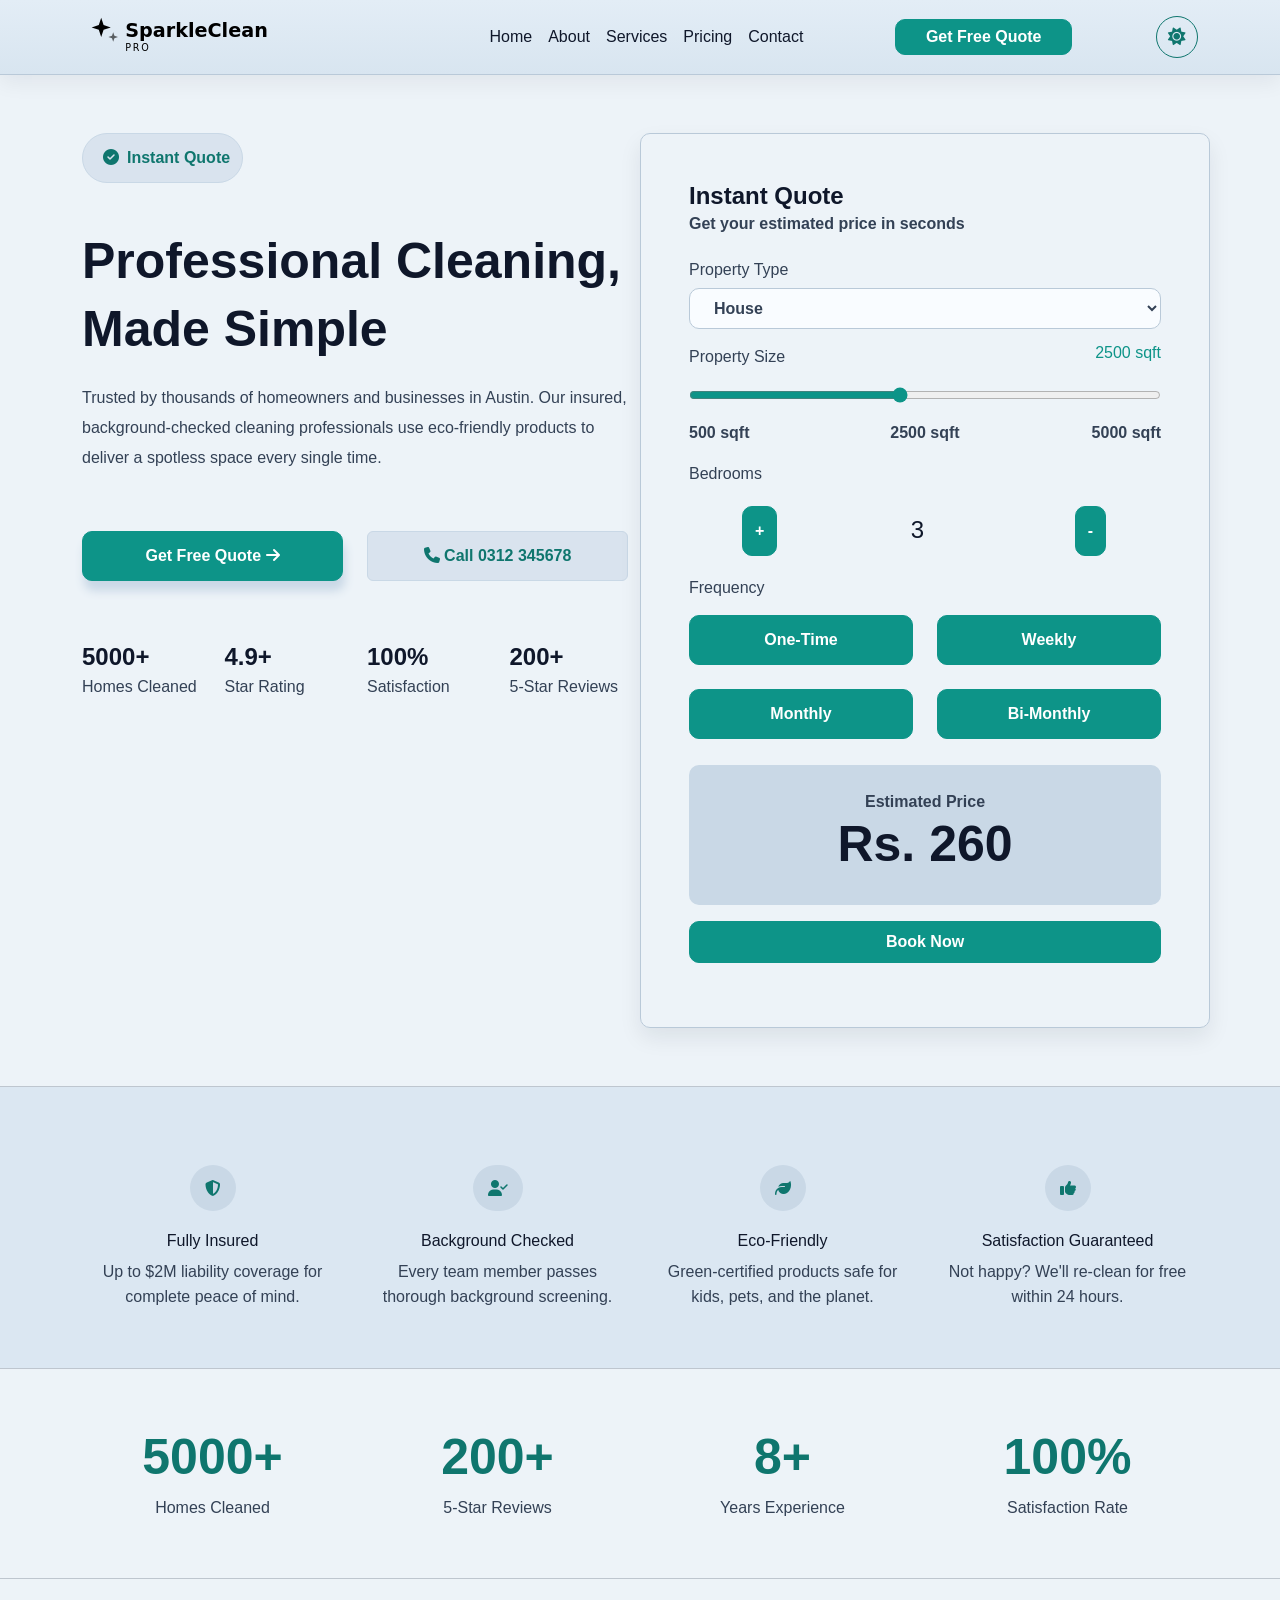
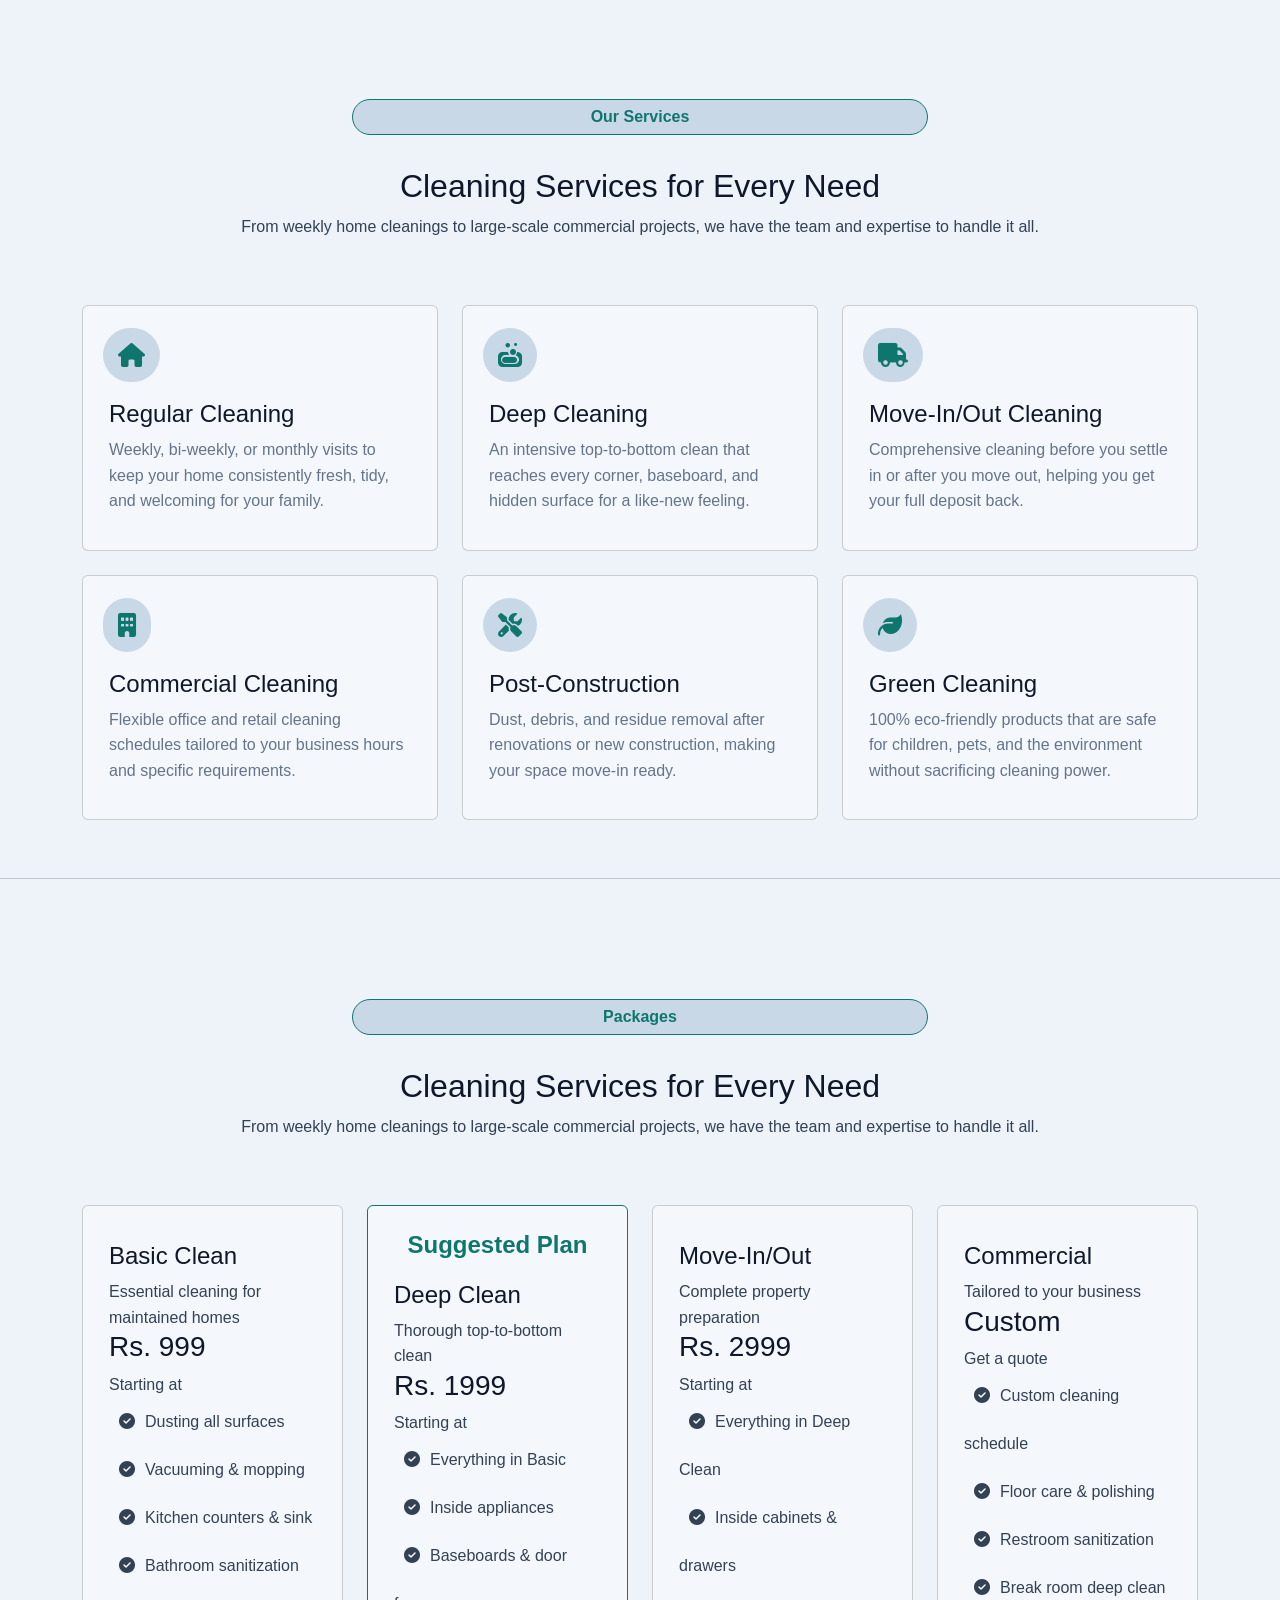
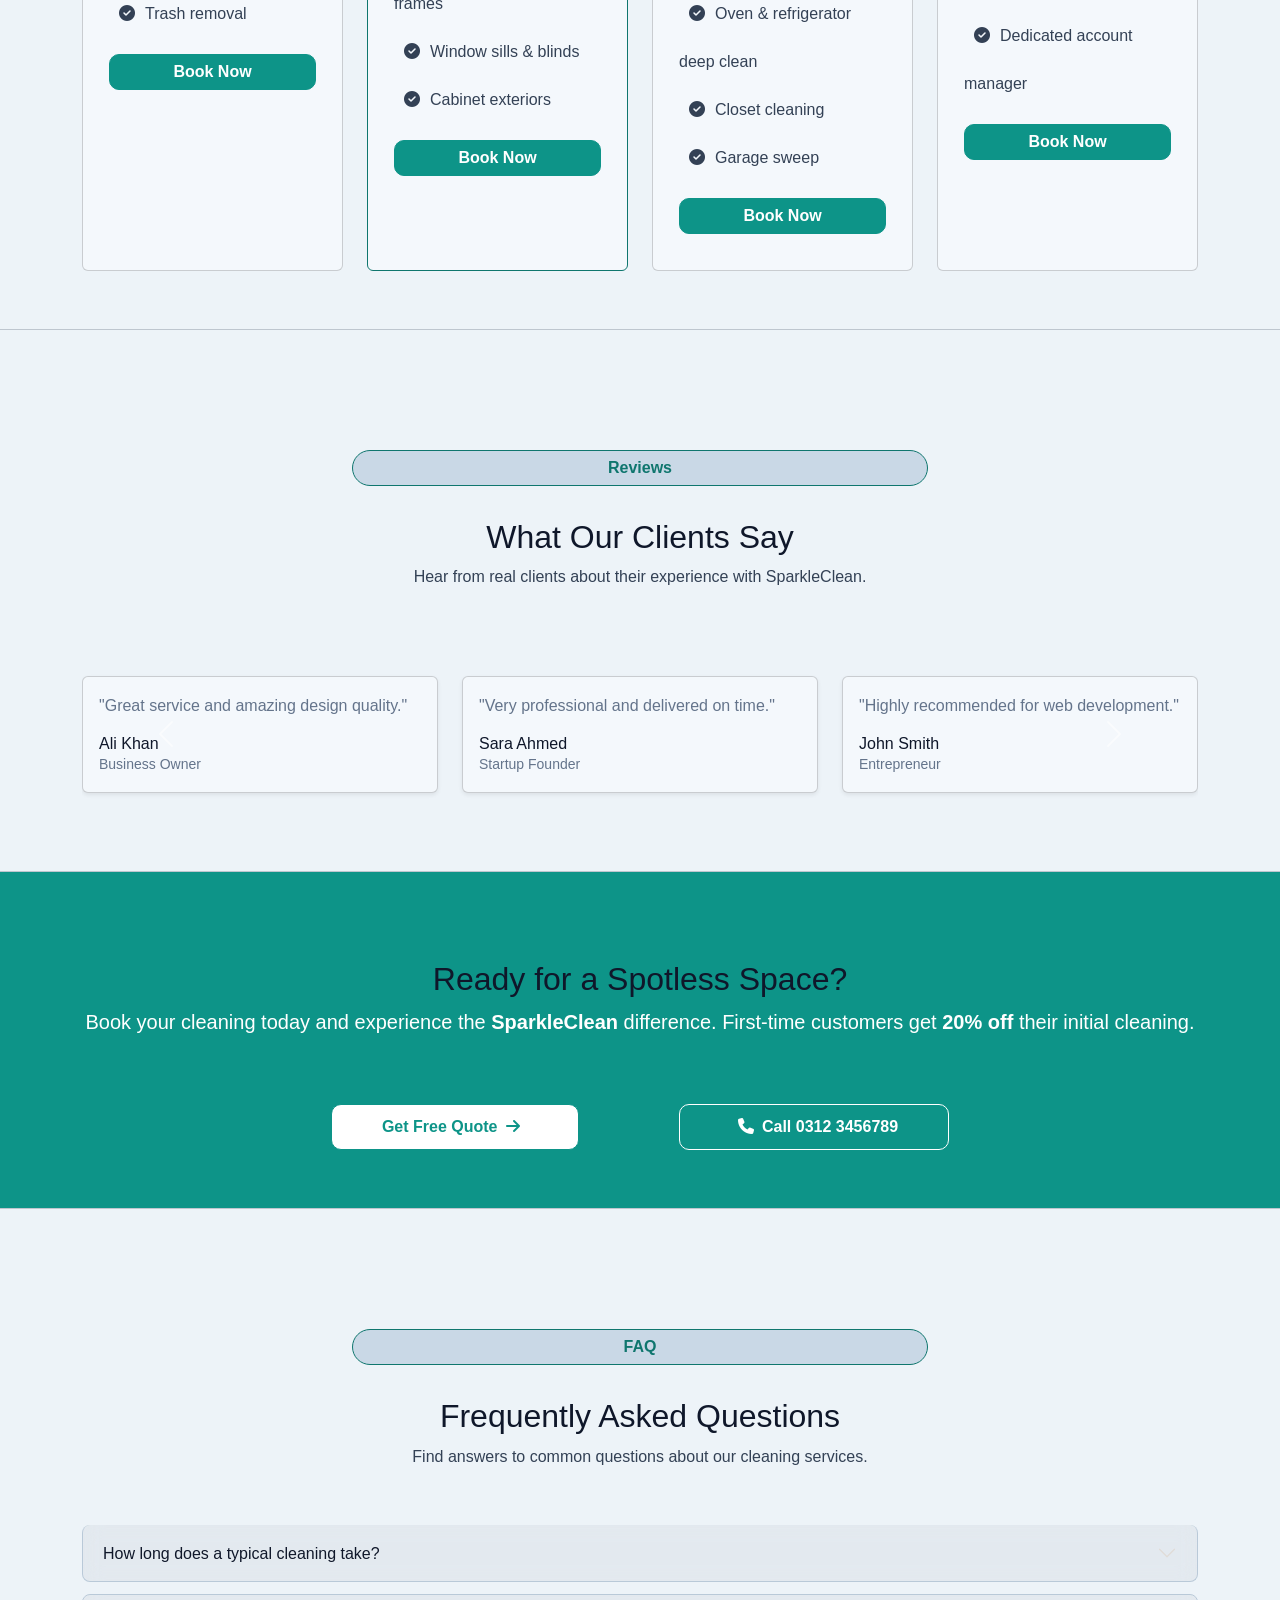
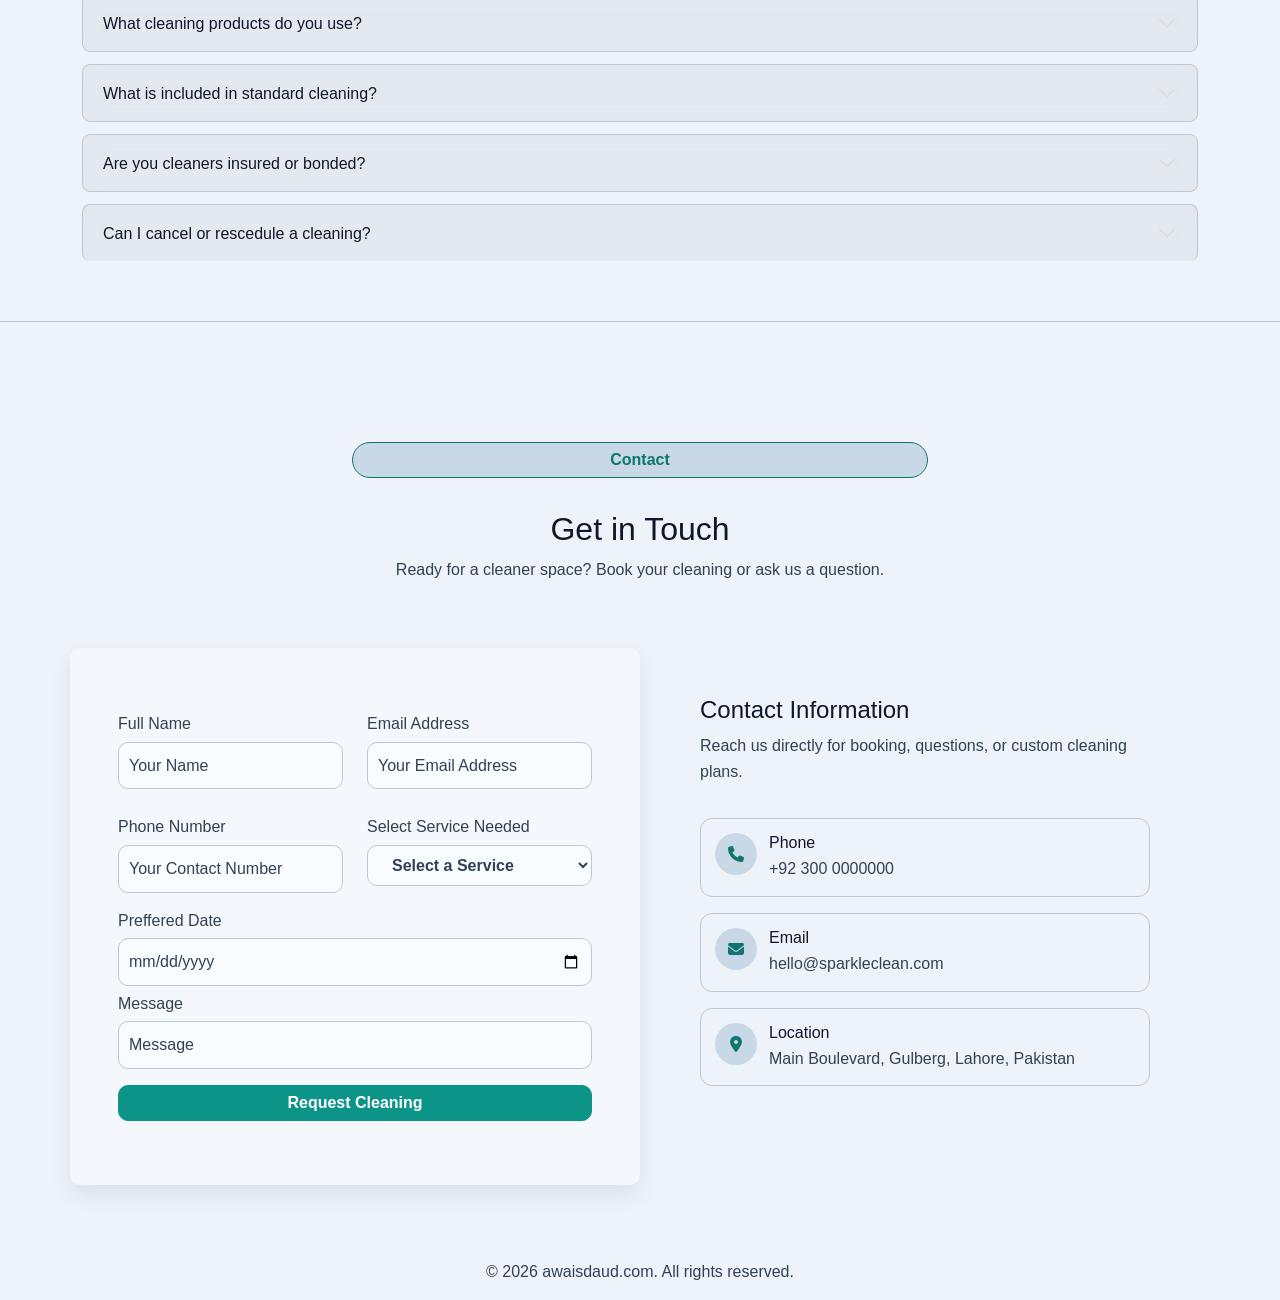
<file: index.html>
<!doctype html>
<html lang="en">
  <head>
    <meta charset="UTF-8" />
    <meta name="viewport" content="width=device-width, initial-scale=1.0" />
    <title>Business</title>
    <link
      rel="stylesheet"
      href="https://cdnjs.cloudflare.com/ajax/libs/font-awesome/6.7.2/css/all.min.css"
    />

    <link
      rel="shortcut icon"
      href="assets/images/logo-light.svg"
      type="image/x-icon"
    />
    <link
      rel="stylesheet"
      href="css/bootstrap-5.3.8-dist/css/bootstrap.min.css"
    />
    <link rel="stylesheet" href="css/style.css" />
  </head>
  <body>
    <!-- Navigation -->
    <nav
      class="navbar navbar-expand-lg navbar-dark bg-dark shadow-sm custom-navbar"
    >
      <div class="container">
        <!-- Logo -->
        <a class="navbar-brand fw-bold" href="index.html">
          <img src="assets/images/logo-light.svg" class="img" />
        </a>

        <!-- Mobile Toggle -->
        <button
          class="navbar-toggler"
          type="button"
          data-bs-toggle="collapse"
          data-bs-target="#navbarNav"
        >
          <span class="navbar-toggler-icon"></span>
        </button>

        <!-- Links -->
        <div
          class="collapse navbar-collapse justify-content-center"
          id="navbarNav"
        >
          <ul class="navbar-nav ms-auto align-items-lg-center">
            <li class="nav-item">
              <a class="nav-link" href="index.html">Home</a>
            </li>

            <li class="nav-item">
              <a class="nav-link" href="pages/about.html">About</a>
            </li>

            <li class="nav-item">
              <a class="nav-link" href="pages/services.html">Services</a>
            </li>

            <li class="nav-item">
              <a class="nav-link" href="pages/pricing.html">Pricing</a>
            </li>

            <li class="nav-item">
              <a class="nav-link" href="pages/contact.html">Contact</a>
            </li>
          </ul>
        </div>
        <a class="btn d-none d-md-block" href="pages/contact.html">Get Free Quote</a>
        <button class="theme-toggler" type="button" aria-label="Switch to light theme">
          <i class="fa-solid fa-moon"></i>
        </button>
      </div>
    </nav>
    <!-- Hero Section -->
    <section class="hero" id="hero">
      <div class="container">
        <div class="row g-4">
          <div class="col-lg-6 col-12 hero-left">
            <button class="btn btn-light mb-5">
              <i class="fa-solid fa-circle-check mx-2"></i><b>Instant Quote</b>
            </button>
            <h1>Professional Cleaning,</h1>
            <h1 class="heading-animated">Made Simple</h1>
            <p class="mt-4">
              Trusted by thousands of homeowners and businesses in Austin. Our
              insured, background-checked cleaning professionals use
              eco-friendly products to deliver a spotless space every single
              time.
            </p>
            <div class="row g-4 mt-4">
              <div class="col-sm-6 col-12">
                <button class="btn btn-box-shadow px-4 w-100">
                  Get Free Quote <i class="fa-solid fa-arrow-right"></i>
                </button>
              </div>
              <div class="col-sm-6 col-12">
                <button class="btn btn-light rounded px-4 w-100">
                  <i class="fa-solid fa-phone"></i> Call 0312 345678
                </button>
              </div>
            </div>
            <div class="row g-4 hero-counts mt-4">
              <div class="col-6 col-sm-3">
                <h4>5000+</h4>
                <span>Homes Cleaned</span>
              </div>
              <div class="col-6 col-sm-3">
                <h4>4.9+</h4>
                <span>Star Rating</span>
              </div>
              <div class="col-6 col-sm-3">
                <h4>100%</h4>
                <span>Satisfaction</span>
              </div>
              <div class="col-6 col-sm-3">
                <h4>200+</h4>
                <span>5-Star Reviews</span>
              </div>
            </div>
          </div>
          <div class="col-lg-6 col-12 hero-form-container py-4 p-md-5">
            <div>
              <h4>Instant Quote</h4>
              <span>Get your estimated price in seconds</span>
              <form action="" class="hero-form my-3">
                <label for="property-type">Property Type</label><br />
                <select name="property-type" id="property-type">
                  <option value="house">House</option>
                  <option value="appartment">Appartment</option>
                  <option value="condo">Condo</option>
                  <option value="office">Office</option>
                </select>
                <div class="row g-4">
                  <div class="col">
                    <label for="property-size">Property Size</label>
                  </div>
                  <div
                    class="col d-flex align-items-center justify-content-end"
                  >
                    <span class="d-flex justify-content-end align-items-center"
                      ><h6 class="range-value">2500 sqft</h6></span
                    >
                  </div>
                </div>
                <input
                  type="range"
                  class="range-slider"
                  name="property-size"
                  id="property-size"
                  min="500"
                  max="5000"
                  value="2500"
                />
                <div class="row g-4">
                  <div class="col"><span>500 sqft</span></div>
                  <div class="col">
                    <span class="justify-content-center flex">2500 sqft</span>
                  </div>
                  <div class="col">
                    <span class="justify-content-end flex">5000 sqft</span>
                  </div>
                </div>
                <label for="rooms">Bedrooms</label><br />
                <div class="row g-4 flex justify-content-center align-items-center">
                    <div class="col-4 flex justify-content-center align-items-center "><button class="btn" id="btn-p">+</button></div>
                <div class="col-4 flex justify-content-center align-items-center"><input type="number" name="" value="3" min="1" max="100" disabled="true" class="room-counts" id=""></div>
                <div class="col-4 flex justify-content-center align-items-center"><button class="btn" id="btn-n">-</button></div>
                </div>
                <label for="frequency">Frequency</label><br />
                <div class="row g-4 flex justify-content-space-evenly g-2">
                  <div class="col-md-6 col-12">
                    <button class="btn freq-btn w-100 h-100" data-value="1">One-Time</button>
                  </div>
                  <div class="col-md-6 col-12">
                    <button class="btn freq-btn w-100 h-100" data-value="7">Weekly</button>
                  </div>
                  <div class="col-md-6 col-12">
                    <button class="btn freq-btn w-100 h-100" data-value="30">Monthly</button>
                  </div>
                  <div class="col-md-6 col-12">
                    <button class="btn freq-btn w-100 h-100" data-value="60">Bi-Monthly</button>
                  </div>
                </div>
              </form>
              <div
                class="estimated-amount-container flex align-items-center justify-content-center"
              >
                <span>Estimated Price</span>
                <h1 class="estimated-price">Rs. 363</h1>
              </div>
              <button class="btn w-100 my-3 py-2">Book Now</button>
            </div>
          </div>
        </div>
      </div>
    </section>
    <hr />
    <!-- Trust/Benefits Section -->
    <section class="container-dark pros py-5">
      <div class="container-fluid">
        <div class="container">
          <div class="row g-4">
            <div class="col-lg-3 col-sm-6 col-12">
              <div class="icon-container">
                <i class="fa-solid fa-shield-halved"></i>
              </div>
              <h6>Fully Insured</h6>
              <span
                >Up to $2M liability coverage for complete peace of mind.</span
              >
            </div>
            <div class="col-lg-3 col-sm-6 col-12">
              <div class="icon-container">
                <i class="fa-solid fa-user-check"></i>
              </div>
              <h6>Background Checked</h6>
              <span
                >Every team member passes thorough background screening.</span
              >
            </div>
            <div class="col-lg-3 col-sm-6 col-12">
              <div class="icon-container">
                <i class="fa-solid fa-leaf"></i>
              </div>
              <h6>Eco-Friendly</h6>
              <span
                >Green-certified products safe for kids, pets, and the
                planet.</span
              >
            </div>
            <div class="col-lg-3 col-sm-6 col-12">
              <div class="icon-container">
                <i class="fa-solid fa-thumbs-up"></i>
              </div>
              <h6>Satisfaction Guaranteed</h6>
              <span>Not happy? We'll re-clean for free within 24 hours.</span>
            </div>
          </div>
        </div>
      </div>
    </section>
    <hr />
    <!-- Stats Section -->
    <section class="service-counts py-5">
      <div class="container">
        <div class="text-animation">
          <div class="row g-4">
            <div class="col-lg-3 col-sm-6 col-12">
              <h1>5000+</h1>
              <span>Homes Cleaned</span>
            </div>
            <div class="col-lg-3 col-sm-6 col-12">
              <h1>200+</h1>
              <span>5-Star Reviews</span>
            </div>
            <div class="col-lg-3 col-sm-6 col-12">
              <h1>8+</h1>
              <span>Years Experience</span>
            </div>
            <div class="col-lg-3 col-sm-6 col-12">
              <h1>100%</h1>
              <span>Satisfaction Rate</span>
            </div>
          </div>
        </div>
      </div>
    </section>
    <hr />
    <!-- Services Section -->
    <section class="services" id="services">
      <div class="container">
        <div class="section-starting">
          <button class="btn btn-light">Our Services</button>
          <h2>Cleaning Services for Every Need</h2>
          <p>
            From weekly home cleanings to large-scale commercial projects, we
            have the team and expertise to handle it all.
          </p>
        </div>
        <div class="row g-4">
          <div class="col-12 col-sm-6 col-lg-4">
            <div class="card">
              <div class="icon-container">
                <i class="fa-solid fa-house"></i>
              </div>
              <div class="card-body">
                <h4 class="card-title">Regular Cleaning</h4>
                <p class="card-text">
                  Weekly, bi-weekly, or monthly visits to keep your home
                  consistently fresh, tidy, and welcoming for your family.
                </p>
              </div>
            </div>
          </div>
          <div class="col-12 col-sm-6 col-lg-4">
            <div class="card">
              <div class="icon-container">
                <i class="fa-solid fa-soap"></i>
              </div>
              <div class="card-body">
                <h4 class="card-title">Deep Cleaning</h4>
                <p class="card-text">
                  An intensive top-to-bottom clean that reaches every corner,
                  baseboard, and hidden surface for a like-new feeling.
                </p>
              </div>
            </div>
          </div>
          <div class="col-12 col-sm-6 col-lg-4">
            <div class="card">
              <div class="icon-container">
                <i class="fa-solid fa-truck"></i>
              </div>

              <div class="card-body">
                <h4 class="card-title">Move-In/Out Cleaning</h4>
                <p class="card-text">
                  Comprehensive cleaning before you settle in or after you move
                  out, helping you get your full deposit back.
                </p>
              </div>
            </div>
          </div>
          <div class="col-12 col-sm-6 col-lg-4">
            <div class="card">
              <div class="icon-container">
                <i class="fa-solid fa-building"></i>
              </div>
              <div class="card-body">
                <h4 class="card-title">Commercial Cleaning</h4>
                <p class="card-text">
                  Flexible office and retail cleaning schedules tailored to your
                  business hours and specific requirements.
                </p>
              </div>
            </div>
          </div>
          <div class="col-12 col-sm-6 col-lg-4">
            <div class="card">
              <div class="icon-container">
                <i class="fa-solid fa-screwdriver-wrench"></i>
              </div>
              <div class="card-body">
                <h4 class="card-title">Post-Construction</h4>
                <p class="card-text">
                  Dust, debris, and residue removal after renovations or new
                  construction, making your space move-in ready.
                </p>
              </div>
            </div>
          </div>
          <div class="col-12 col-sm-6 col-lg-4">
            <div class="card">
              <div class="icon-container">
                <i class="fa-solid fa-leaf"></i>
              </div>
              <div class="card-body">
                <h4 class="card-title">Green Cleaning</h4>
                <p class="card-text">
                  100% eco-friendly products that are safe for children, pets,
                  and the environment without sacrificing cleaning power.
                </p>
              </div>
            </div>
          </div>
        </div>
      </div>
    </section>
    <hr />
    <!-- Pricing Section -->
    <section class="pricing" id="pricing">
      <div class="container">
        <div class="section-starting">
          <button class="btn btn-light">Packages</button>
          <h2>Cleaning Services for Every Need</h2>
          <p>
            From weekly home cleanings to large-scale commercial projects, we
            have the team and expertise to handle it all.
          </p>
        </div>
        <div class="row g-4 pricing-row g-4 g-2">
          <div class="col-xl-3 col-sm-6 col-12">
            <div class="card">
              <div class="card-body">
                <h4>Basic Clean</h4>
                <span>Essential cleaning for maintained homes</span>
                <h3>Rs. 999</h3>
                <span>Starting at</span>
                <ul>
                  <li><i class="fa-solid fa-circle-check"></i>Dusting all surfaces</li>
                  <li><i class="fa-solid fa-circle-check"></i>Vacuuming & mopping</li>
                  <li><i class="fa-solid fa-circle-check"></i>Kitchen counters & sink</li>
                  <li><i class="fa-solid fa-circle-check"></i>Bathroom sanitization</li>
                  <li><i class="fa-solid fa-circle-check"></i>Trash removal</li>
                </ul>
                <button class="btn w-100">Book Now</button>
              </div>
            </div>
          </div>
          <div class="col-xl-3 col-sm-6 col-12">
            <div class="card best-plan">
              <div class="card-body">
                <h4>Deep Clean</h4>
                <span>Thorough top-to-bottom clean</span>
                <h3>Rs. 1999</h3>
                <span>Starting at</span>
                <ul>
                  <li><i class="fa-solid fa-circle-check"></i>Everything in Basic</li>
                  <li><i class="fa-solid fa-circle-check"></i>Inside appliances</li>
                  <li><i class="fa-solid fa-circle-check"></i>Baseboards & door frames</li>
                  <li><i class="fa-solid fa-circle-check"></i>Window sills & blinds</li>
                  <li><i class="fa-solid fa-circle-check"></i>Cabinet exteriors</li>
                </ul>
                <button class="btn w-100">Book Now</button>
              </div>
            </div>
          </div>
          <div class="col-xl-3 col-sm-6 col-12">
            <div class="card">
              <div class="card-body">
                <h4>Move-In/Out</h4>
                <span>Complete property preparation</span>
                <h3>Rs. 2999</h3>
                <span>Starting at</span>
                <ul>
                  <li><i class="fa-solid fa-circle-check"></i>Everything in Deep Clean</li>
                  <li><i class="fa-solid fa-circle-check"></i>Inside cabinets & drawers</li>
                  <li>
                    <i class="fa-solid fa-circle-check"></i>Oven & refrigerator deep clean
                  </li>
                  <li><i class="fa-solid fa-circle-check"></i>Closet cleaning</li>
                  <li><i class="fa-solid fa-circle-check"></i>Garage sweep</li>
                </ul>
                <button class="btn w-100">Book Now</button>
              </div>
            </div>
          </div>
          <div class="col-xl-3 col-sm-6 col-12">
            <div class="card">
              <div class="card-body">
                <h4>Commercial</h4>
                <span>Tailored to your business</span>
                <h3>Custom</h3>
                <span>Get a quote</span>
                <ul>
                  <li><i class="fa-solid fa-circle-check"></i>Custom cleaning schedule</li>
                  <li><i class="fa-solid fa-circle-check"></i>Floor care & polishing</li>
                  <li><i class="fa-solid fa-circle-check"></i>Restroom sanitization</li>
                  <li><i class="fa-solid fa-circle-check"></i>Break room deep clean</li>
                  <li><i class="fa-solid fa-circle-check"></i>Dedicated account manager</li>
                </ul>
                <button class="btn w-100">Book Now</button>
              </div>
            </div>
          </div>
        </div>
      </div>
    </section>
    <hr />
    <!-- Reviews/Testimonial Section -->
    <section class="reviews" id="reviews">
      <div class="container">
        <div class="section-starting">
          <button class="btn btn-light">Reviews</button>
          <h2>What Our Clients Say</h2>
          <p>
            Hear from real clients about their experience with SparkleClean.
          </p>
        </div>
        <div
          id="testimonialCarousel"
          class="carousel slide"
          data-bs-ride="carousel"
        >
          <div class="carousel-inner">
            <!-- Slide 1 -->
            <div class="carousel-item active">
              <div class="row g-4">
                <!-- Card 1 -->
                <div class="col-lg-4 col-12">
                  <div class="card p-3 shadow-sm">
                    <p>"Great service and amazing design quality."</p>
                    <h6 class="mb-0">Ali Khan</h6>
                    <small>Business Owner</small>
                  </div>
                </div>

                <!-- Card 2 -->
                <div class="col-lg-4 col-12">
                  <div class="card p-3 shadow-sm">
                    <p>"Very professional and delivered on time."</p>
                    <h6 class="mb-0">Sara Ahmed</h6>
                    <small>Startup Founder</small>
                  </div>
                </div>

                <!-- Card 3 -->
                <div class="col-lg-4 col-12">
                  <div class="card p-3 shadow-sm">
                    <p>"Highly recommended for web development."</p>
                    <h6 class="mb-0">John Smith</h6>
                    <small>Entrepreneur</small>
                  </div>
                </div>
              </div>
            </div>

            <!-- Slide 2 -->
            <div class="carousel-item">
              <div class="row g-4">
                <div class="col-lg-4 col-12">
                  <div class="card p-3 shadow-sm">
                    <p>"Amazing UI and smooth experience."</p>
                    <h6 class="mb-0">Ahmed Raza</h6>
                    <small>Developer</small>
                  </div>
                </div>

                <div class="col-lg-4 col-12">
                  <div class="card p-3 shadow-sm">
                    <p>"Clean code and great communication."</p>
                    <h6 class="mb-0">Usman Ali</h6>
                    <small>Manager</small>
                  </div>
                </div>

                <div class="col-lg-4 col-12">
                  <div class="card p-3 shadow-sm">
                    <p>"Delivered exactly what we wanted."</p>
                    <h6 class="mb-0">Hina Noor</h6>
                    <small>CEO</small>
                  </div>
                </div>
              </div>
            </div>
          </div>

          <!-- Controls -->
          <button
            class="carousel-control-prev"
            type="button"
            data-bs-target="#testimonialCarousel"
            data-bs-slide="prev"
          >
            <span class="carousel-control-prev-icon"></span>
          </button>

          <button
            class="carousel-control-next"
            type="button"
            data-bs-target="#testimonialCarousel"
            data-bs-slide="next"
          >
            <span class="carousel-control-next-icon"></span>
          </button>
        </div>
      </div>
    </section>
    <hr />
    <!-- Promotion CTA Section -->
    <section class="promotion" id="promotion">
      <div class="container">
        <div class="section-starting">
          <h2>Ready for a Spotless Space?</h2>
          <p>
            Book your cleaning today and experience the <strong>SparkleClean</strong> difference.
            First-time customers get <b>20% off</b> their initial cleaning.
          </p>
        </div>
        <div class="row g-4 d-flex justify-content-center">
          <div class="col justify-content-center">
            <button class="btn promotion-btn-1 mx-md-5">Get Free Quote<i><span class="fa-solid fa-arrow-right mx-2"></span></i></button>
            <button class="btn promotion-btn-2 mx-md-5"><i><span class="fa-solid fa-phone mx-2"></span></i>Call 0312 3456789</button>
          </div>
        </div>
      </div>
    </section>
    <hr />
    <!-- FAQ Section -->
    <section class="faqs" id="faqs">
      <div class="container">
        <div class="section-starting">
          <button class="btn btn-light">FAQ</button>
          <h2>Frequently Asked Questions</h2>
          <p>Find answers to common questions about our cleaning services.</p>
        </div>
        <div
          class="accordion accordion-flush accordion-custom"
          id="accordionFlushExample"
        >
          <div class="accordion-item">
            <h2 class="accordion-header" id="flush-headingOne">
              <button
                class="accordion-button collapsed"
                type="button"
                data-bs-toggle="collapse"
                data-bs-target="#flush-collapseOne"
                aria-expanded="false"
                aria-controls="flush-collapseOne"
              >
                How long does a typical cleaning take?
              </button>
            </h2>
            <div
              id="flush-collapseOne"
              class="accordion-collapse collapse"
              aria-labelledby="flush-headingOne"
              data-bs-parent="#accordionFlushExample"
            >
              <div class="accordion-body">
                A standard cleaning for a 1,500 sq ft home typically takes 2-3
                hours with a two-person team. Deep cleans may take 4-6 hours
                depending on the condition and size of the space. We always
                provide a time estimate before we begin.
              </div>
            </div>
          </div>
          <div class="accordion-item">
            <h2 class="accordion-header" id="flush-headingTwo">
              <button
                class="accordion-button collapsed"
                type="button"
                data-bs-toggle="collapse"
                data-bs-target="#flush-collapseTwo"
                aria-expanded="false"
                aria-controls="flush-collapseTwo"
              >
                What cleaning products do you use?
              </button>
            </h2>
            <div
              id="flush-collapseTwo"
              class="accordion-collapse collapse"
              aria-labelledby="flush-headingTwo"
              data-bs-parent="#accordionFlushExample"
            >
              <div class="accordion-body">
                We use EPA-certified, eco-friendly cleaning products that are
                safe for children, pets, and people with allergies. Our green
                cleaning line is free from harsh chemicals, ammonia, and bleach
                while still delivering professional-grade results.
              </div>
            </div>
          </div>
          <div class="accordion-item">
            <h2 class="accordion-header" id="flush-headingThree">
              <button
                class="accordion-button collapsed"
                type="button"
                data-bs-toggle="collapse"
                data-bs-target="#flush-collapseThree"
                aria-expanded="false"
                aria-controls="flush-collapseThree"
              >
                What is included in standard cleaning?
              </button>
            </h2>
            <div
              id="flush-collapseThree"
              class="accordion-collapse collapse"
              aria-labelledby="flush-headingThree"
              data-bs-parent="#accordionFlushExample"
            >
              <div class="accordion-body">
                Our standard cleaning covers dusting all surfaces, vacuuming and
                mopping floors, kitchen cleaning (counters, sink, stovetop,
                exterior of appliances), bathroom sanitization (toilet, tub,
                shower, sink, mirrors), and trash removal from all rooms.
              </div>
            </div>
          </div>
          <div class="accordion-item">
            <h2 class="accordion-header" id="flush-headingFour">
              <button
                class="accordion-button collapsed"
                type="button"
                data-bs-toggle="collapse"
                data-bs-target="#flush-collapseFour"
                aria-expanded="false"
                aria-controls="flush-collapseFour"
              >
                Are you cleaners insured or bonded?
              </button>
            </h2>
            <div
              id="flush-collapseFour"
              class="accordion-collapse collapse"
              aria-labelledby="flush-headingFour"
              data-bs-parent="#accordionFlushExample"
            >
              <div class="accordion-body">
                Our standard cleaning covers dusting all surfaces, vacuuming and
                mopping floors, kitchen cleaning (counters, sink, stovetop,
                exterior of appliances), bathroom sanitization (toilet, tub,
                shower, sink, mirrors), and trash removal from all rooms.
              </div>
            </div>
          </div>
          <div class="accordion-item">
            <h2 class="accordion-header" id="flush-headingFive">
              <button
                class="accordion-button collapsed"
                type="button"
                data-bs-toggle="collapse"
                data-bs-target="#flush-collapseFive"
                aria-expanded="false"
                aria-controls="flush-collapseFive"
              >
                Can I cancel or rescedule a cleaning?
              </button>
            </h2>
            <div
              id="flush-collapseFive"
              class="accordion-collapse collapse"
              aria-labelledby="flush-headingFive"
              data-bs-parent="#accordionFlushExample"
            >
              <div class="accordion-body">
                Our standard cleaning covers dusting all surfaces, vacuuming and
                mopping floors, kitchen cleaning (counters, sink, stovetop,
                exterior of appliances), bathroom sanitization (toilet, tub,
                shower, sink, mirrors), and trash removal from all rooms.
              </div>
            </div>
          </div>
        </div>
      </div>
    </section>
    <hr />
    <!-- Contact Section -->
    <section class="contact" id="contact">
      <div class="container">
        <div class="section-starting">
          <button class="btn btn-light">Contact</button>
          <h2>Get in Touch</h2>
          <p>
            Ready for a cleaner space? Book your cleaning or ask us a question.
          </p>
        </div>
        <div class="row g-4">
          <div class="col-12 col-lg-6 contact-form-col p-5">
            <form action="" class="contact-form">
              <div class="row g-4">
                <div class="col">
                  <label for="">Full Name</label><br />
                  <input type="text" placeholder="Your Name" name="" id="" />
                </div>
                <div class="col">
                  <label for="">Email Address</label><br />
                  <input
                    type="email"
                    placeholder="Your Email Address"
                    name=""
                    id=""
                  />
                </div>
              </div>
              <div class="row g-4">
                <div class="col">
                  <label for="">Phone Number</label><br />
                  <input
                    type="text"
                    placeholder="Your Contact Number"
                    name=""
                    id=""
                  />
                </div>
                <div class="col">
                  <label for="">Select Service Needed</label><br />
                  <select name="" id="">
                    <option value="select">Select a Service</option>
                  </select>
                </div>
              </div>
              <label for="">Preffered Date</label><br />
              <input type="date" name="" id="" />
              <br />
              <label for="">Message</label><br />
              <input type="text" placeholder="Message" name="" id="" /><br />
              <button class="btn w-100 my-3">Request Cleaning</button>
            </form>
          </div>
          <div class="col-12 col-lg-6 contact-info-col">
            <div class=" p-4 p-md-5">
              <h4>Contact Information</h4>
              <p class="mb-4">
                Reach us directly for booking, questions, or custom cleaning plans.
              </p>
              <div class="row g-3 contact-info-list">
                <div class="col-12">
                  <div class="contact-info-item d-flex align-items-start">
                    <span class="contact-icon">
                      <i class="fa-solid fa-phone"></i>
                    </span>
                    <div>
                      <h6 class="mb-1">Phone</h6>
                      <a href="tel:+923000000000">+92 300 0000000</a>
                    </div>
                  </div>
                </div>
                <div class="col-12">
                  <div class="contact-info-item d-flex align-items-start">
                    <span class="contact-icon">
                      <i class="fa-solid fa-envelope"></i>
                    </span>
                    <div>
                      <h6 class="mb-1">Email</h6>
                      <a href="mailto:hello@sparkleclean.com">hello@sparkleclean.com</a>
                    </div>
                  </div>
                </div>
                <div class="col-12">
                  <div class="contact-info-item d-flex align-items-start">
                    <span class="contact-icon">
                      <i class="fa-solid fa-location-dot"></i>
                    </span>
                    <div>
                      <h6 class="mb-1">Location</h6>
                      <p class="mb-0">Main Boulevard, Gulberg, Lahore, Pakistan</p>
                    </div>
                  </div>
                </div>
              </div>
            </div>
          </div>
        </div>
      </div>
    </section>
    <!-- Footer -->
    <div class="container-fluid">
      <span class="flex justify-content-center m-3">&copy; 2026 awaisdaud.com. All rights reserved.</span>
    </div>
    <!-- Vendor + Custom Scripts -->
    <script src="css/bootstrap-5.3.8-dist/js/bootstrap.min.js"></script>
    <script src="js/script.js"></script>
  </body>
</html>
</file>
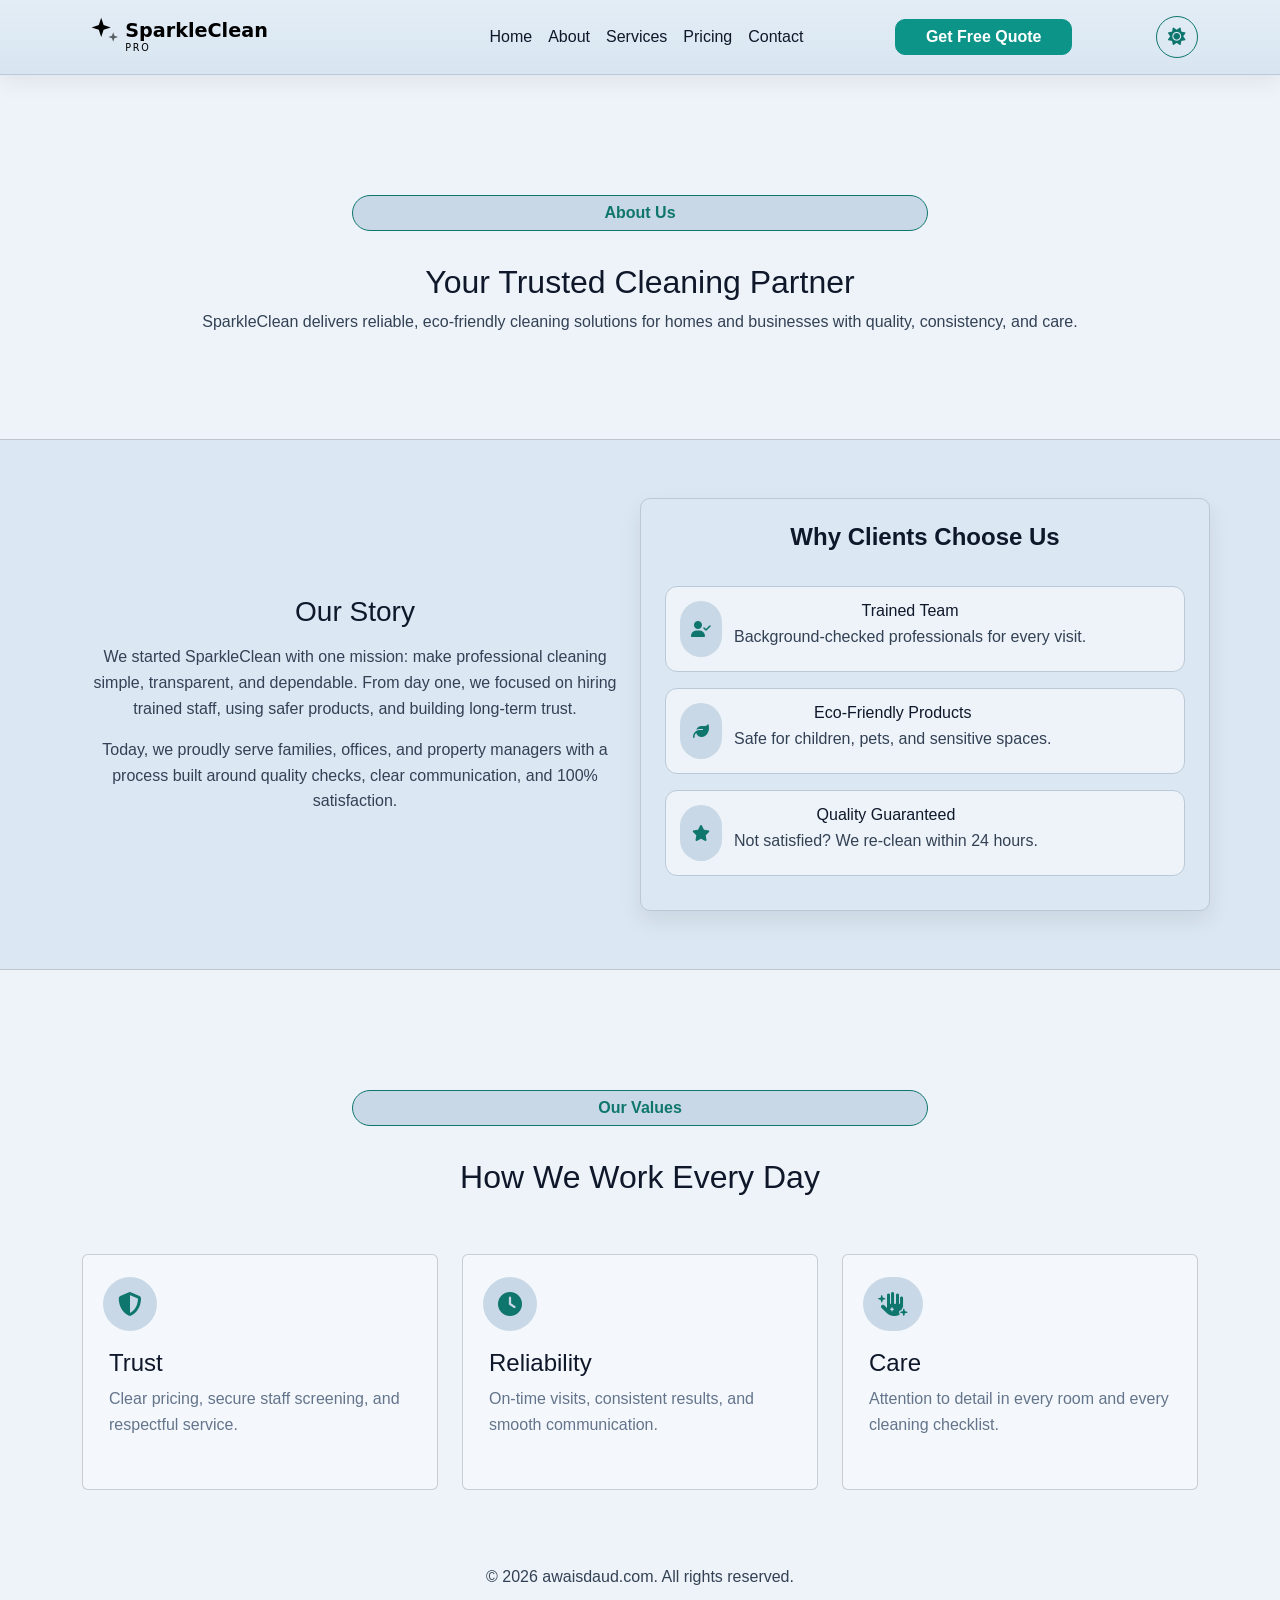
<file: pages/about.html>
<!doctype html>
<html lang="en">
  <head>
    <meta charset="UTF-8" />
    <meta name="viewport" content="width=device-width, initial-scale=1.0" />
    <title>About | SparkleClean</title>
    <link
      rel="stylesheet"
      href="https://cdnjs.cloudflare.com/ajax/libs/font-awesome/6.7.2/css/all.min.css"
    />
    <link
      rel="shortcut icon"
      href="../assets/images/logo-light.svg"
      type="image/x-icon"
    />
    <link
      rel="stylesheet"
      href="../css/bootstrap-5.3.8-dist/css/bootstrap.min.css"
    />
    <link rel="stylesheet" href="../css/style.css" />
  </head>
  <body>
    <nav class="navbar navbar-expand-lg navbar-dark bg-dark shadow-sm custom-navbar">
      <div class="container">
        <a class="navbar-brand fw-bold" href="../index.html">
          <img src="../assets/images/logo-light.svg" class="img" />
        </a>
        <button
          class="navbar-toggler"
          type="button"
          data-bs-toggle="collapse"
          data-bs-target="#navbarNav"
        >
          <span class="navbar-toggler-icon"></span>
        </button>
        <div class="collapse navbar-collapse justify-content-center" id="navbarNav">
          <ul class="navbar-nav ms-auto align-items-lg-center">
            <li class="nav-item"><a class="nav-link" href="../index.html">Home</a></li>
            <li class="nav-item"><a class="nav-link active" href="about.html">About</a></li>
            <li class="nav-item"><a class="nav-link" href="services.html">Services</a></li>
            <li class="nav-item"><a class="nav-link" href="pricing.html">Pricing</a></li>
            <li class="nav-item"><a class="nav-link" href="contact.html">Contact</a></li>
          </ul>
        </div>
        <a class="btn d-none d-md-block" href="contact.html">Get Free Quote</a>
        <button class="theme-toggler" type="button" aria-label="Switch to light theme">
          <i class="fa-solid fa-moon"></i>
        </button>
      </div>
    </nav>

    <section class="service-counts py-5">
      <div class="container">
        <div class="section-starting">
          <button class="btn btn-light">About Us</button>
          <h2>Your Trusted Cleaning Partner</h2>
          <p>
            SparkleClean delivers reliable, eco-friendly cleaning solutions for homes
            and businesses with quality, consistency, and care.
          </p>
        </div>
      </div>
    </section>
    <hr />

    <section class="container-dark pros py-5">
      <div class="container">
        <div class="row g-4 flex justify-content-center align-items-center">
          <div class="col-lg-6 col-12">
            <h3 class="my-3">Our Story</h3>
            <p>
              We started SparkleClean with one mission: make professional cleaning
              simple, transparent, and dependable. From day one, we focused on hiring
              trained staff, using safer products, and building long-term trust.
            </p>
            <p>
              Today, we proudly serve families, offices, and property managers with a
              process built around quality checks, clear communication, and 100%
              satisfaction.
            </p>
          </div>
          <div class="col-lg-6 col-12 hero-form-container p-4">
            <h4>Why Clients Choose Us</h4>
            <div class="row g-3 mt-2">
              <div class="col-12">
                <div class="contact-info-item d-flex align-items-start">
                  <span class="contact-icon"><i class="fa-solid fa-user-check"></i></span>
                  <div><h6 class="mb-1">Trained Team</h6><p class="mb-0">Background-checked professionals for every visit.</p></div>
                </div>
              </div>
              <div class="col-12">
                <div class="contact-info-item d-flex align-items-start">
                  <span class="contact-icon"><i class="fa-solid fa-leaf"></i></span>
                  <div><h6 class="mb-1">Eco-Friendly Products</h6><p class="mb-0">Safe for children, pets, and sensitive spaces.</p></div>
                </div>
              </div>
              <div class="col-12">
                <div class="contact-info-item d-flex align-items-start">
                  <span class="contact-icon"><i class="fa-solid fa-star"></i></span>
                  <div><h6 class="mb-1">Quality Guaranteed</h6><p class="mb-0">Not satisfied? We re-clean within 24 hours.</p></div>
                </div>
              </div>
            </div>
          </div>
        </div>
      </div>
    </section>
    <hr />

    <section class="services py-5">
      <div class="container">
        <div class="section-starting">
          <button class="btn btn-light">Our Values</button>
          <h2>How We Work Every Day</h2>
        </div>
        <div class="row g-4">
          <div class="col-12 col-md-4">
            <div class="card">
              <div class="icon-container"><i class="fa-solid fa-shield-halved"></i></div>
              <div class="card-body"><h4>Trust</h4><p>Clear pricing, secure staff screening, and respectful service.</p></div>
            </div>
          </div>
          <div class="col-12 col-md-4">
            <div class="card">
              <div class="icon-container"><i class="fa-solid fa-clock"></i></div>
              <div class="card-body"><h4>Reliability</h4><p>On-time visits, consistent results, and smooth communication.</p></div>
            </div>
          </div>
          <div class="col-12 col-md-4">
            <div class="card">
              <div class="icon-container"><i class="fa-solid fa-hand-sparkles"></i></div>
              <div class="card-body"><h4>Care</h4><p>Attention to detail in every room and every cleaning checklist.</p></div>
            </div>
          </div>
        </div>
      </div>
    </section>

    <div class="container-fluid footer">
      <span class="flex justify-content-center m-3">&copy; 2026 awaisdaud.com. All rights reserved.</span>
    </div>

    <script src="../css/bootstrap-5.3.8-dist/js/bootstrap.min.js"></script>
    <script src="../js/script.js"></script>
  </body>
</html>
</file>
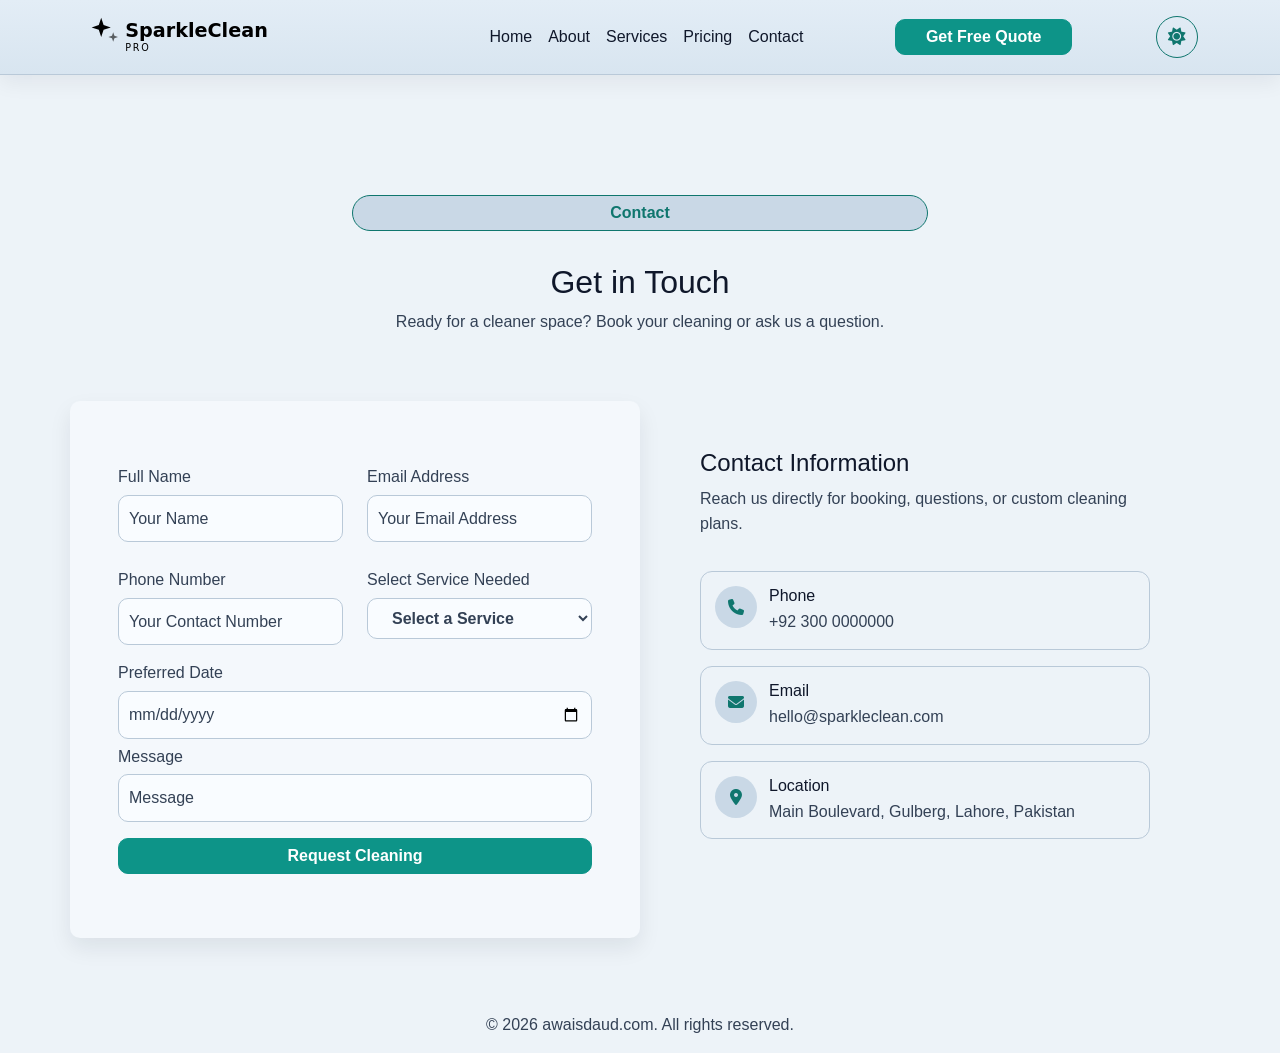
<file: pages/contact.html>
<!doctype html>
<html lang="en">
  <head>
    <meta charset="UTF-8" />
    <meta name="viewport" content="width=device-width, initial-scale=1.0" />
    <title>Contact | SparkleClean</title>
    <link
      rel="stylesheet"
      href="https://cdnjs.cloudflare.com/ajax/libs/font-awesome/6.7.2/css/all.min.css"
    />
    <link
      rel="shortcut icon"
      href="../assets/images/logo-light.svg"
      type="image/x-icon"
    />
    <link
      rel="stylesheet"
      href="../css/bootstrap-5.3.8-dist/css/bootstrap.min.css"
    />
    <link rel="stylesheet" href="../css/style.css" />
  </head>
  <body>
    <nav class="navbar navbar-expand-lg navbar-dark bg-dark shadow-sm custom-navbar">
      <div class="container">
        <a class="navbar-brand fw-bold" href="../index.html">
          <img src="../assets/images/logo-light.svg" class="img" />
        </a>
        <button
          class="navbar-toggler"
          type="button"
          data-bs-toggle="collapse"
          data-bs-target="#navbarNav"
        >
          <span class="navbar-toggler-icon"></span>
        </button>
        <div class="collapse navbar-collapse justify-content-center" id="navbarNav">
          <ul class="navbar-nav ms-auto align-items-lg-center">
            <li class="nav-item"><a class="nav-link" href="../index.html">Home</a></li>
            <li class="nav-item"><a class="nav-link" href="about.html">About</a></li>
            <li class="nav-item"><a class="nav-link" href="services.html">Services</a></li>
            <li class="nav-item"><a class="nav-link" href="pricing.html">Pricing</a></li>
            <li class="nav-item"><a class="nav-link active" href="contact.html">Contact</a></li>
          </ul>
        </div>
        <a class="btn d-none d-md-block" href="contact.html">Get Free Quote</a>
        <button class="theme-toggler" type="button" aria-label="Switch to light theme">
          <i class="fa-solid fa-moon"></i>
        </button>
      </div>
    </nav>

    <section class="contact" id="contact">
      <div class="container">
        <div class="section-starting">
          <button class="btn btn-light">Contact</button>
          <h2>Get in Touch</h2>
          <p>Ready for a cleaner space? Book your cleaning or ask us a question.</p>
        </div>
        <div class="row g-4">
          <div class="col-12 col-lg-6 contact-form-col p-5">
            <form action="" class="contact-form">
              <div class="row g-4">
                <div class="col">
                  <label for="fullName">Full Name</label><br />
                  <input type="text" placeholder="Your Name" id="fullName" />
                </div>
                <div class="col">
                  <label for="email">Email Address</label><br />
                  <input type="email" placeholder="Your Email Address" id="email" />
                </div>
              </div>
              <div class="row g-4">
                <div class="col">
                  <label for="phone">Phone Number</label><br />
                  <input type="text" placeholder="Your Contact Number" id="phone" />
                </div>
                <div class="col">
                  <label for="service">Select Service Needed</label><br />
                  <select id="service">
                    <option value="select">Select a Service</option>
                    <option value="regular">Regular Cleaning</option>
                    <option value="deep">Deep Cleaning</option>
                    <option value="move">Move-In/Out</option>
                    <option value="commercial">Commercial</option>
                  </select>
                </div>
              </div>
              <label for="date">Preferred Date</label><br />
              <input type="date" id="date" />
              <br />
              <label for="message">Message</label><br />
              <input type="text" placeholder="Message" id="message" /><br />
              <button class="btn w-100 my-3">Request Cleaning</button>
            </form>
          </div>
          <div class="col-12 col-lg-6 contact-info-col">
            <div class="p-4 p-md-5">
              <h4>Contact Information</h4>
              <p class="mb-4">
                Reach us directly for booking, questions, or custom cleaning plans.
              </p>
              <div class="row g-3 contact-info-list">
                <div class="col-12">
                  <div class="contact-info-item d-flex align-items-start">
                    <span class="contact-icon">
                      <i class="fa-solid fa-phone"></i>
                    </span>
                    <div>
                      <h6 class="mb-1">Phone</h6>
                      <a href="tel:+923000000000">+92 300 0000000</a>
                    </div>
                  </div>
                </div>
                <div class="col-12">
                  <div class="contact-info-item d-flex align-items-start">
                    <span class="contact-icon">
                      <i class="fa-solid fa-envelope"></i>
                    </span>
                    <div>
                      <h6 class="mb-1">Email</h6>
                      <a href="mailto:hello@sparkleclean.com">hello@sparkleclean.com</a>
                    </div>
                  </div>
                </div>
                <div class="col-12">
                  <div class="contact-info-item d-flex align-items-start">
                    <span class="contact-icon">
                      <i class="fa-solid fa-location-dot"></i>
                    </span>
                    <div>
                      <h6 class="mb-1">Location</h6>
                      <p class="mb-0">Main Boulevard, Gulberg, Lahore, Pakistan</p>
                    </div>
                  </div>
                </div>
              </div>
            </div>
          </div>
        </div>
      </div>
    </section>

    <div class="container-fluid footer">
      <span class="flex justify-content-center m-3">&copy; 2026 awaisdaud.com. All rights reserved.</span>
    </div>

    <script src="../css/bootstrap-5.3.8-dist/js/bootstrap.min.js"></script>
    <script src="../js/script.js"></script>
  </body>
</html>
</file>
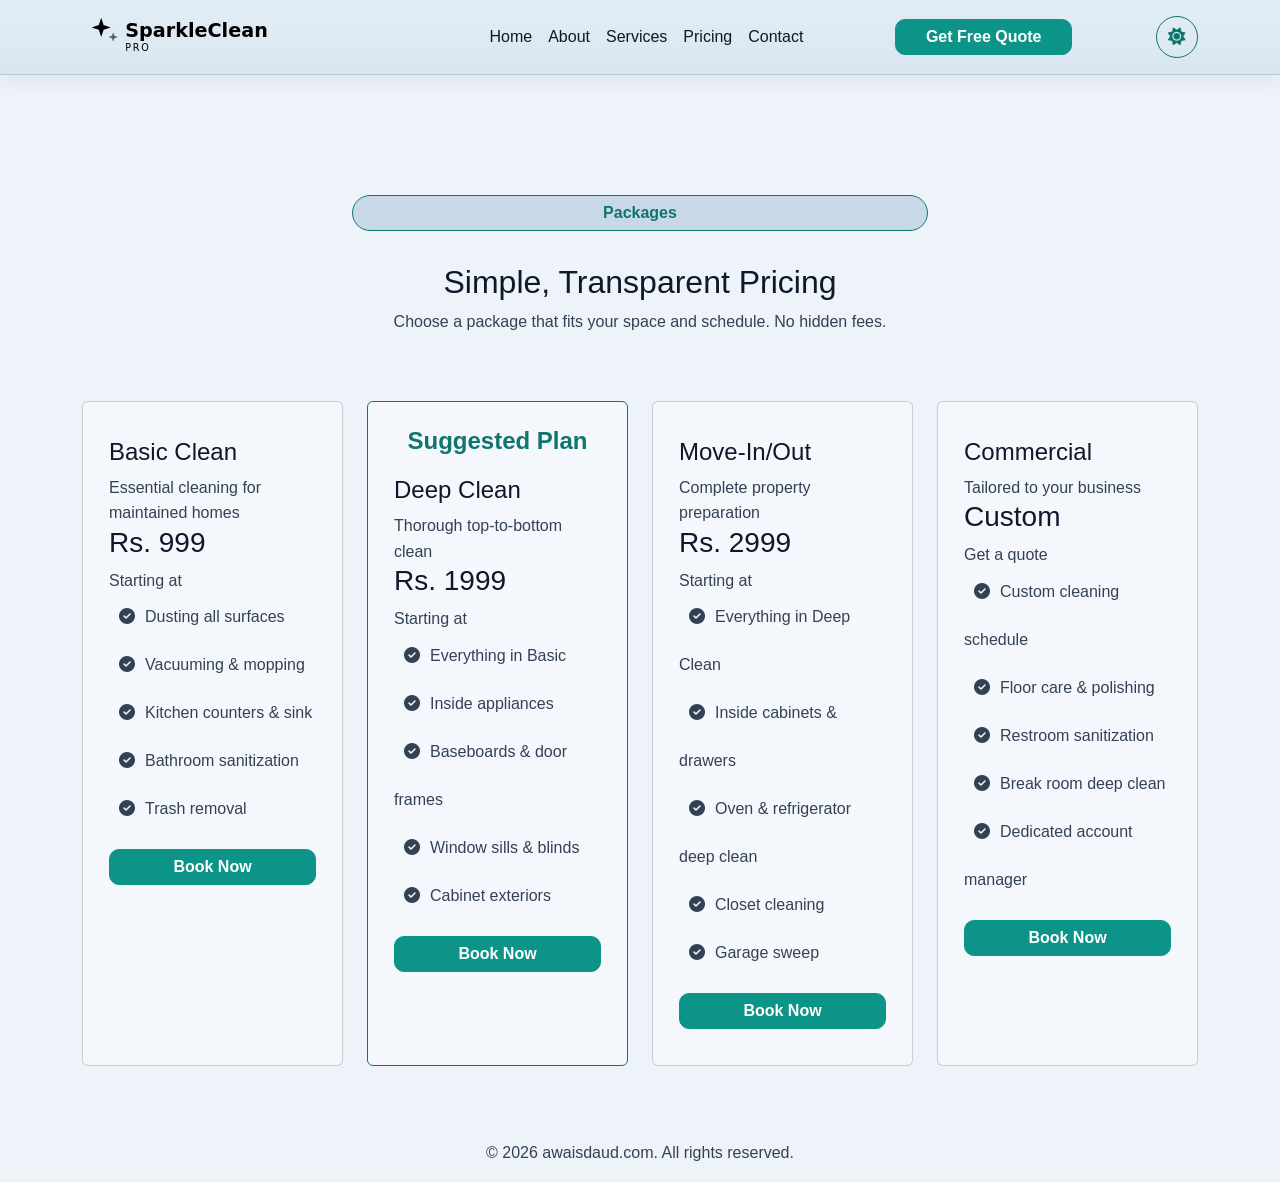
<file: pages/pricing.html>
<!doctype html>
<html lang="en">
  <head>
    <meta charset="UTF-8" />
    <meta name="viewport" content="width=device-width, initial-scale=1.0" />
    <title>Pricing | SparkleClean</title>
    <link
      rel="stylesheet"
      href="https://cdnjs.cloudflare.com/ajax/libs/font-awesome/6.7.2/css/all.min.css"
    />
    <link
      rel="shortcut icon"
      href="../assets/images/logo-light.svg"
      type="image/x-icon"
    />
    <link
      rel="stylesheet"
      href="../css/bootstrap-5.3.8-dist/css/bootstrap.min.css"
    />
    <link rel="stylesheet" href="../css/style.css" />
  </head>
  <body>
    <nav class="navbar navbar-expand-lg navbar-dark bg-dark shadow-sm custom-navbar">
      <div class="container">
        <a class="navbar-brand fw-bold" href="../index.html">
          <img src="../assets/images/logo-light.svg" class="img" />
        </a>
        <button
          class="navbar-toggler"
          type="button"
          data-bs-toggle="collapse"
          data-bs-target="#navbarNav"
        >
          <span class="navbar-toggler-icon"></span>
        </button>
        <div class="collapse navbar-collapse justify-content-center" id="navbarNav">
          <ul class="navbar-nav ms-auto align-items-lg-center">
            <li class="nav-item"><a class="nav-link" href="../index.html">Home</a></li>
            <li class="nav-item"><a class="nav-link" href="about.html">About</a></li>
            <li class="nav-item"><a class="nav-link" href="services.html">Services</a></li>
            <li class="nav-item"><a class="nav-link active" href="pricing.html">Pricing</a></li>
            <li class="nav-item"><a class="nav-link" href="contact.html">Contact</a></li>
          </ul>
        </div>
        <a class="btn d-none d-md-block" href="contact.html">Get Free Quote</a>
        <button class="theme-toggler" type="button" aria-label="Switch to light theme">
          <i class="fa-solid fa-moon"></i>
        </button>
      </div>
    </nav>

    <section class="pricing" id="pricing">
      <div class="container">
        <div class="section-starting">
          <button class="btn btn-light">Packages</button>
          <h2>Simple, Transparent Pricing</h2>
          <p>
            Choose a package that fits your space and schedule. No hidden fees.
          </p>
        </div>
        <div class="row g-4 pricing-row g-2">
          <div class="col-xl-3 col-sm-6 col-12">
            <div class="card">
              <div class="card-body">
                <h4>Basic Clean</h4>
                <span>Essential cleaning for maintained homes</span>
                <h3>Rs. 999</h3>
                <span>Starting at</span>
                <ul>
                  <li><i class="fa-solid fa-circle-check"></i>Dusting all surfaces</li>
                  <li><i class="fa-solid fa-circle-check"></i>Vacuuming & mopping</li>
                  <li><i class="fa-solid fa-circle-check"></i>Kitchen counters & sink</li>
                  <li><i class="fa-solid fa-circle-check"></i>Bathroom sanitization</li>
                  <li><i class="fa-solid fa-circle-check"></i>Trash removal</li>
                </ul>
                <button class="btn w-100">Book Now</button>
              </div>
            </div>
          </div>
          <div class="col-xl-3 col-sm-6 col-12">
            <div class="card best-plan">
              <div class="card-body">
                <h4>Deep Clean</h4>
                <span>Thorough top-to-bottom clean</span>
                <h3>Rs. 1999</h3>
                <span>Starting at</span>
                <ul>
                  <li><i class="fa-solid fa-circle-check"></i>Everything in Basic</li>
                  <li><i class="fa-solid fa-circle-check"></i>Inside appliances</li>
                  <li><i class="fa-solid fa-circle-check"></i>Baseboards & door frames</li>
                  <li><i class="fa-solid fa-circle-check"></i>Window sills & blinds</li>
                  <li><i class="fa-solid fa-circle-check"></i>Cabinet exteriors</li>
                </ul>
                <button class="btn w-100">Book Now</button>
              </div>
            </div>
          </div>
          <div class="col-xl-3 col-sm-6 col-12">
            <div class="card">
              <div class="card-body">
                <h4>Move-In/Out</h4>
                <span>Complete property preparation</span>
                <h3>Rs. 2999</h3>
                <span>Starting at</span>
                <ul>
                  <li><i class="fa-solid fa-circle-check"></i>Everything in Deep Clean</li>
                  <li><i class="fa-solid fa-circle-check"></i>Inside cabinets & drawers</li>
                  <li><i class="fa-solid fa-circle-check"></i>Oven & refrigerator deep clean</li>
                  <li><i class="fa-solid fa-circle-check"></i>Closet cleaning</li>
                  <li><i class="fa-solid fa-circle-check"></i>Garage sweep</li>
                </ul>
                <button class="btn w-100">Book Now</button>
              </div>
            </div>
          </div>
          <div class="col-xl-3 col-sm-6 col-12">
            <div class="card">
              <div class="card-body">
                <h4>Commercial</h4>
                <span>Tailored to your business</span>
                <h3>Custom</h3>
                <span>Get a quote</span>
                <ul>
                  <li><i class="fa-solid fa-circle-check"></i>Custom cleaning schedule</li>
                  <li><i class="fa-solid fa-circle-check"></i>Floor care & polishing</li>
                  <li><i class="fa-solid fa-circle-check"></i>Restroom sanitization</li>
                  <li><i class="fa-solid fa-circle-check"></i>Break room deep clean</li>
                  <li><i class="fa-solid fa-circle-check"></i>Dedicated account manager</li>
                </ul>
                <button class="btn w-100">Book Now</button>
              </div>
            </div>
          </div>
        </div>
      </div>
    </section>

    <div class="container-fluid footer">
      <span class="flex justify-content-center m-3">&copy; 2026 awaisdaud.com. All rights reserved.</span>
    </div>

    <script src="../css/bootstrap-5.3.8-dist/js/bootstrap.min.js"></script>
    <script src="../js/script.js"></script>
  </body>
</html>
</file>
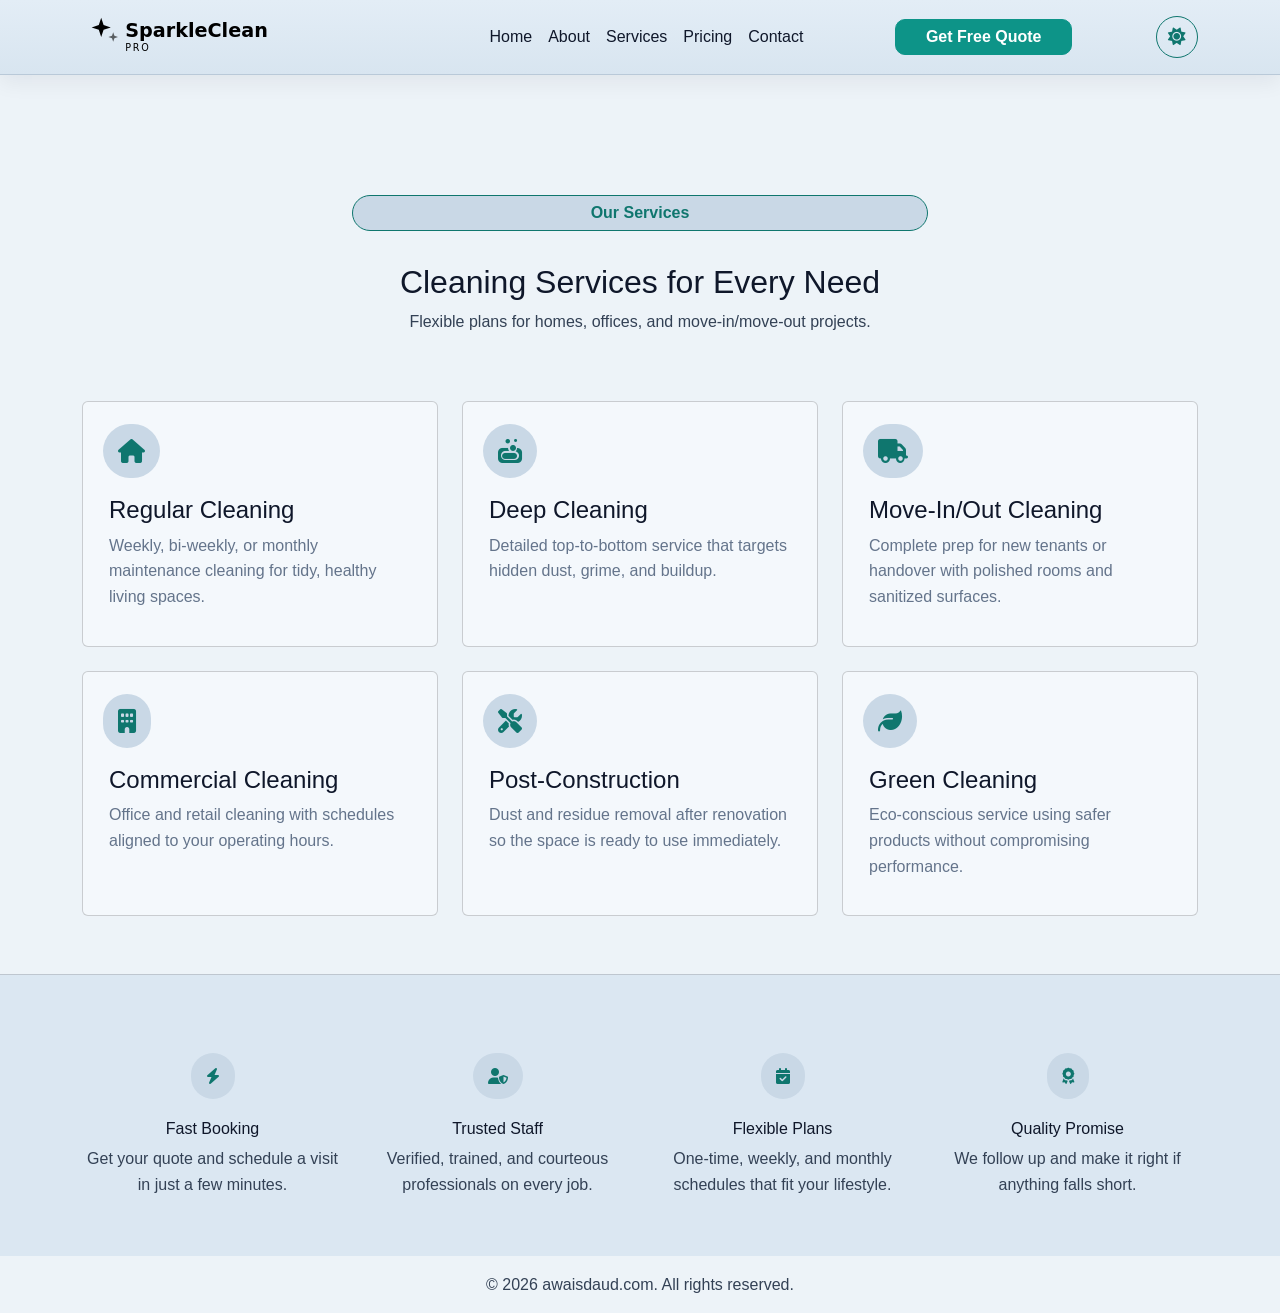
<file: pages/services.html>
<!doctype html>
<html lang="en">
  <head>
    <meta charset="UTF-8" />
    <meta name="viewport" content="width=device-width, initial-scale=1.0" />
    <title>Services | SparkleClean</title>
    <link
      rel="stylesheet"
      href="https://cdnjs.cloudflare.com/ajax/libs/font-awesome/6.7.2/css/all.min.css"
    />
    <link
      rel="shortcut icon"
      href="../assets/images/logo-light.svg"
      type="image/x-icon"
    />
    <link
      rel="stylesheet"
      href="../css/bootstrap-5.3.8-dist/css/bootstrap.min.css"
    />
    <link rel="stylesheet" href="../css/style.css" />
  </head>
  <body>
    <nav class="navbar navbar-expand-lg navbar-dark bg-dark shadow-sm custom-navbar">
      <div class="container">
        <a class="navbar-brand fw-bold" href="../index.html">
          <img src="../assets/images/logo-light.svg" class="img" />
        </a>
        <button
          class="navbar-toggler"
          type="button"
          data-bs-toggle="collapse"
          data-bs-target="#navbarNav"
        >
          <span class="navbar-toggler-icon"></span>
        </button>
        <div class="collapse navbar-collapse justify-content-center" id="navbarNav">
          <ul class="navbar-nav ms-auto align-items-lg-center">
            <li class="nav-item"><a class="nav-link" href="../index.html">Home</a></li>
            <li class="nav-item"><a class="nav-link" href="about.html">About</a></li>
            <li class="nav-item"><a class="nav-link active" href="services.html">Services</a></li>
            <li class="nav-item"><a class="nav-link" href="pricing.html">Pricing</a></li>
            <li class="nav-item"><a class="nav-link" href="contact.html">Contact</a></li>
          </ul>
        </div>
        <a class="btn d-none d-md-block" href="contact.html">Get Free Quote</a>
        <button class="theme-toggler" type="button" aria-label="Switch to light theme">
          <i class="fa-solid fa-moon"></i>
        </button>
      </div>
    </nav>

    <section class="services" id="services">
      <div class="container">
        <div class="section-starting">
          <button class="btn btn-light">Our Services</button>
          <h2>Cleaning Services for Every Need</h2>
          <p>
            Flexible plans for homes, offices, and move-in/move-out projects.
          </p>
        </div>
        <div class="row g-4">
          <div class="col-12 col-sm-6 col-lg-4">
            <div class="card">
              <div class="icon-container"><i class="fa-solid fa-house"></i></div>
              <div class="card-body"><h4 class="card-title">Regular Cleaning</h4><p class="card-text">Weekly, bi-weekly, or monthly maintenance cleaning for tidy, healthy living spaces.</p></div>
            </div>
          </div>
          <div class="col-12 col-sm-6 col-lg-4">
            <div class="card">
              <div class="icon-container"><i class="fa-solid fa-soap"></i></div>
              <div class="card-body"><h4 class="card-title">Deep Cleaning</h4><p class="card-text">Detailed top-to-bottom service that targets hidden dust, grime, and buildup.</p></div>
            </div>
          </div>
          <div class="col-12 col-sm-6 col-lg-4">
            <div class="card">
              <div class="icon-container"><i class="fa-solid fa-truck"></i></div>
              <div class="card-body"><h4 class="card-title">Move-In/Out Cleaning</h4><p class="card-text">Complete prep for new tenants or handover with polished rooms and sanitized surfaces.</p></div>
            </div>
          </div>
          <div class="col-12 col-sm-6 col-lg-4">
            <div class="card">
              <div class="icon-container"><i class="fa-solid fa-building"></i></div>
              <div class="card-body"><h4 class="card-title">Commercial Cleaning</h4><p class="card-text">Office and retail cleaning with schedules aligned to your operating hours.</p></div>
            </div>
          </div>
          <div class="col-12 col-sm-6 col-lg-4">
            <div class="card">
              <div class="icon-container"><i class="fa-solid fa-screwdriver-wrench"></i></div>
              <div class="card-body"><h4 class="card-title">Post-Construction</h4><p class="card-text">Dust and residue removal after renovation so the space is ready to use immediately.</p></div>
            </div>
          </div>
          <div class="col-12 col-sm-6 col-lg-4">
            <div class="card">
              <div class="icon-container"><i class="fa-solid fa-leaf"></i></div>
              <div class="card-body"><h4 class="card-title">Green Cleaning</h4><p class="card-text">Eco-conscious service using safer products without compromising performance.</p></div>
            </div>
          </div>
        </div>
      </div>
    </section>
    <hr />

    <section class="container-dark pros py-5">
      <div class="container">
        <div class="row g-4">
          <div class="col-lg-3 col-sm-6 col-12">
            <div class="icon-container"><i class="fa-solid fa-bolt"></i></div>
            <h6>Fast Booking</h6>
            <span>Get your quote and schedule a visit in just a few minutes.</span>
          </div>
          <div class="col-lg-3 col-sm-6 col-12">
            <div class="icon-container"><i class="fa-solid fa-user-shield"></i></div>
            <h6>Trusted Staff</h6>
            <span>Verified, trained, and courteous professionals on every job.</span>
          </div>
          <div class="col-lg-3 col-sm-6 col-12">
            <div class="icon-container"><i class="fa-solid fa-calendar-check"></i></div>
            <h6>Flexible Plans</h6>
            <span>One-time, weekly, and monthly schedules that fit your lifestyle.</span>
          </div>
          <div class="col-lg-3 col-sm-6 col-12">
            <div class="icon-container"><i class="fa-solid fa-award"></i></div>
            <h6>Quality Promise</h6>
            <span>We follow up and make it right if anything falls short.</span>
          </div>
        </div>
      </div>
    </section>

    <div class="container-fluid footer">
      <span class="flex justify-content-center m-3">&copy; 2026 awaisdaud.com. All rights reserved.</span>
    </div>

    <script src="../css/bootstrap-5.3.8-dist/js/bootstrap.min.js"></script>
    <script src="../js/script.js"></script>
  </body>
</html>
</file>
<file: css/style.css>
/* Reset */
* {
  margin: 0;
  padding: 0;
  box-sizing: border-box;
}
:root {
  --primary: #2dd4bf;
  --secondary: #0f766e;
  --text: #cbd5e1;
  --text-l: #1e293b;
  --bg: #020617;
  --bg-l: #0b1120;
  --transparent-bg: #123744;
  --heading: #ffffff;
  --muted: #94a3b8;
  --card-bg: #172033;
  --input-bg: #111b2e;
  --border: #243244;
  --glass-bg: rgba(255, 255, 255, 0.05);
  --shadow: 0 10px 24px rgba(2, 6, 23, 0.35);
  --on-secondary: #ffffff;
  --container-width: 1200px;
}
body.light-theme {
  --primary: #0f766e;
  --secondary: #0d9488;
  --text: #334155;
  --text-l: #d9e3ee;
  --bg: #dbe7f2;
  --bg-l: #edf3f8;
  --transparent-bg: #c9d8e6;
  --heading: #0f172a;
  --muted: #64748b;
  --card-bg: #f4f8fc;
  --input-bg: #f9fcff;
  --border: #b9c9d8;
  --glass-bg: rgba(15, 23, 42, 0.04);
  --shadow: 0 10px 22px rgba(15, 23, 42, 0.08);
  --on-secondary: #ffffff;
}
body {
  font-family:'Segoe UI', Tahoma, Geneva, Verdana, sans-serif;
  color: var(--text);
  background: var(--bg-l);
  line-height: 1.6;
  overflow-x: hidden;
}
.container-dark{
  background: var(--bg);
}
img {
  max-width: 100%;
  display: block;
}
.section {
  padding: 60px 0;
}
.flex {
  display: flex;
  align-items: center;
  justify-content: space-between;
}

.grid {
  display: grid;
  gap: 20px;
}
.btn {
  display: inline-block;
  padding: 5px 30px;
  background: var(--secondary);
  color: var(--on-secondary);
  border-radius: 10px;
  text-decoration: none;
  font-weight: 600;
  transition: all 0.5s ease;
  border: 1px solid var(--secondary);
}
.btn-light:hover{
  background-color: var(--primary);
  color: var(--bg);
  border-color: var(--primary);
}
.btn:hover{
  background-color: var(--on-secondary);
  color: var(--secondary);
  border: 1px solid var(--secondary);
  box-shadow: 10px 10px 20px var(--transparent-bg);
}
h1 {
  font-size: 50px;
  font-weight: bold;
}

h2 {
  font-size: 32px;
}
h1, h2, h3, h4, h5, h6{
  color: var(--heading);
}
p {
  font-size: 16px;
}
hr{
  margin: 0;
  padding: 0;
}
li{
  list-style: none;
}
@media (max-width: 768px) {
  h1 {
    font-size: 32px;
  }

  .flex {
    flex-direction: column;
  }
}
.custom-navbar{
  background: var(--bg) !important;
  border-bottom: 1px solid var(--border);
}
.navbar-brand img{
  width: 80%;
}
.navbar-collapse {
  flex-grow: 0;
}
.icon-container{
  text-align: center;
}
.icon-container i{
  background: var(--transparent-bg);
  color: var(--primary);
  border-radius: 50px;
  padding: 15px;
}
.btn-light{
  background-color: var(--text-l);
  color: var(--primary);
  border-color: var(--transparent-bg);
  border-radius: 50px;
  font-weight: bold;
  transition: all 0.5s ease;
}
section{
  padding: 3rem 0;
}
.section-starting{
  text-align: center;
  padding: 2.5rem 0;
}
.section-starting .btn-light{
  margin: 2rem 0;
  width: 45vw;
  border: 1px solid var(--primary);
  background: var(--transparent-bg);
}
.section-starting .btn-light:hover{
  box-shadow: 0 0 0 0;
  color: var(--primary);
}
.row{
  padding: 10px 0;
}
.btn-box-shadow{
  box-shadow: 2px 10px 10px var(--transparent-bg);
}
.hero-counts h4{
  font-weight: 600;
  line-height: 15px;
}
.hero-form-container{
  border: 1px solid var(--border);
  border-radius: 10px;
  box-shadow: var(--shadow);
}
label{
  font-weight: 400;
  width: 100%;
  margin: 5px 0;
}
input{
  width: 100%;
}
select{
  width: 100%;
  background: var(--input-bg);
  border-color: var(--border);
  color: var(--text);
  border-radius: 10px;
  padding: 10px 20px;
  font-weight: 600;
}
.range-slider{
  accent-color: var(--secondary);
  }

.hero-form-container h4{
  margin-bottom: 0px;
  font-weight: 600;
}
.hero-form-container span{
  font-weight: 600;
}
.hero-form h6{
  color: var(--secondary);
}
.btn-transparent{
  background: transparent;
  border: 1px solid var(--text-l);
  width: 40px;
  height: 40px;
  text-align: center;
  align-items: center;
  display: flex;
}
.room-counts{
  margin: 10px 20px;
  font-size: 24px;
  color: var(--heading);
  background: transparent;
  text-align: center;
  border: 0;
}
.estimated-amount-container{
  height: 100px;
  background: var(--transparent-bg);
  flex-direction: column;
  border-radius: 10px;
  padding: 70px;
}
.hero-left{
  line-height: 30px;
}
.hero{
  min-height: 100vh;
}
.pros{
  text-align: center;
}
.pros i{
  margin: 20px 0px;
}
.service-counts{
  text-align: center;
}
.service-counts h1{
  color: var(--primary);

}
.card{
  background: var(--card-bg);
  padding: 20px 10px;
  height: 100%;
}
.card h4{
  color: var(--heading);
}
.card p{
  color: var(--muted);
}
.services .icon-container{
  text-align: left;
  font-size: 24px;
  margin: 2px 10px;
}
.pricing li,
.pricing span{
  color: var(--text);
}
.pricing ul{
  padding: 0;
  line-height: 3rem;
}
.best-plan{
  border: 1px solid var(--primary);
}
.best-plan::before{
  content: "Suggested Plan";
  color: var(--primary);
  font-weight: 600;
  text-align: center;
  font-size: 24px;
}
.pricing li i{
  margin: 0px 10px;
}
small{
  color: var(--muted);
}
.promotion{
  background: var(--secondary);
  margin: 0 !important;
}
.promotion p{
  color: var(--on-secondary);
  font-size: 20px;
}
.promotion .col{
  text-align: center;
}
.promotion-btn-1{
  background: #fff;
  color: var(--secondary);
    padding: 10px 50px;

}
.promotion-btn-2{
  background: transparent;
  border: 1px solid var(--on-secondary);
  padding: 10px 50px;
  color: var(--on-secondary);
}
.accordion-custom .accordion-item {
  background: transparent;
  border: 1px solid var(--border);
  margin-bottom: 12px;
  border-radius: 8px;
  overflow: hidden;
}
.accordion-custom .accordion-button {
  background: transparent;
  color: var(--heading);
  box-shadow: none;
  padding: 18px 20px;
}
.accordion-custom .accordion-button:not(.collapsed) {
  background: transparent;
  color: var(--heading);
}
.accordion-custom .accordion-body {
  background: transparent;
  color: var(--text);
  padding: 20px;
}
.accordion-custom .accordion-item {
  backdrop-filter: blur(10px);
  background: var(--glass-bg);
}
.accordion-custom .accordion-button:focus {
  box-shadow: none;
}
.accordion-custom .accordion-button::after {
  filter: invert(1);
}
.contact-form-col{
  background: var(--card-bg);
  border-radius: 10px;
  box-shadow: var(--shadow);

}
.contact-info-col{
  border-radius: 10px;
  height: 100%;
}
.contact-info-item{
  background: var(--bg-l);
  border: 1px solid var(--border);
  border-radius: 12px;
  padding: 14px;
  gap: 12px;
  height: 100%;
}
.contact-icon{
  min-width: 42px;
  min-height: 42px;
  display: inline-flex;
  align-items: center;
  justify-content: center;
  border-radius: 999px;
  background: var(--transparent-bg);
  color: var(--primary);
}
.contact-info-item a{
  color: var(--text);
  text-decoration: none;
}
.contact-info-item a:hover{
  color: var(--heading);
}
.contact-info-item p{
  color: var(--text);
}
.contact-form input{
  background: var(--input-bg);
  border: none;
  outline: none;
  border: 1px solid var(--border);
  border-radius: 10px;
  padding: 10px;
}
.contact-form input::placeholder{
  color: var(--text);
}
input[type="date"] {
  color: var(--text);
} 
.carousel-inner {
  overflow: hidden;
}
.carousel-item {
  padding: 20px 0;
}

.card {
  height: 100%;
}
.hero button{
  padding: 0.75rem;
}
.hero-form button:hover{
  box-shadow: 0 0 0 0;
}
.promotion-btn-1 .fa-arrow-right{
  color: var(--secondary);
}
.promotion-btn-2 .fa-phone{
  color: var(--on-secondary);
}
.theme-toggler{
  background: transparent;
  border: none;
  color: var(--primary);
  font-size: 1.1rem;
  width: 42px;
  height: 42px;
  border-radius: 999px;
  border: 1px solid var(--primary);
  display: inline-flex;
  align-items: center;
  justify-content: center;
  cursor: pointer;
}
.theme-toggler:hover{
  background: var(--transparent-bg);
}
body.light-theme .navbar-dark .navbar-nav .nav-link,
body.light-theme .navbar-dark .navbar-brand,
body.light-theme .navbar-dark .navbar-toggler-icon {
  color: var(--heading);
}
body.light-theme .navbar-dark .navbar-toggler{
  border-color: var(--border);
}
body.light-theme .custom-navbar{
  background: linear-gradient(180deg, #e3edf6 0%, #d8e5f0 100%) !important;
  box-shadow: 0 8px 20px rgba(15, 23, 42, 0.06) !important;
}
body.light-theme .navbar-brand img{
  filter: brightness(0) saturate(100%);
}
body.light-theme .navbar-dark .navbar-nav .nav-link{
  color: #0f172a !important;
}
body.light-theme .navbar-dark .navbar-nav .nav-link:hover{
  color: var(--secondary) !important;
}
body.light-theme .custom-navbar .navbar-toggler-icon{
  filter: invert(1);
}

@media (max-width: 768px) {
    .flex {
        flex-direction: row;
    }
    .estimated-amount-container{
        flex-direction: column;
    }
  }
  @media (max-width: 576px) {
    .navbar-brand{
      width: 50%;
    }
    .contact-form-col,
    .contact-info-col{
      padding: 1.25rem !important;
    }
    section{
      padding: 1.5rem 0;;
    }
    .hero-left h1, .hero-left p, .hero-counts, .hero-form-container h4, .hero-form-container span, .card-title, .icon-container, .card-text, .card h4, .card-body span, .card h3{
      text-align: center !important;
    }
    .card-body span{
      display: flex;
      justify-content: center;
    }
   
  }
</file>
